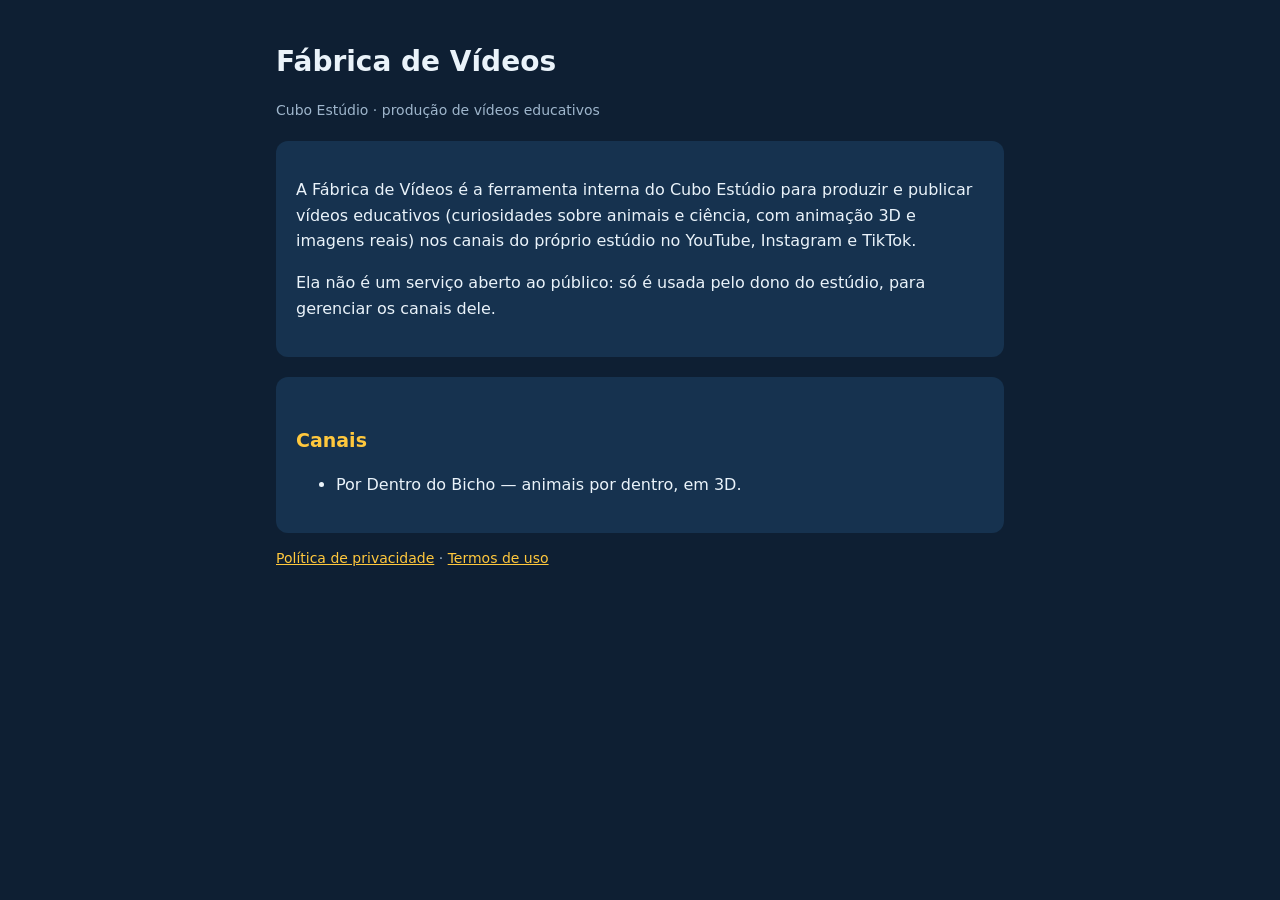
<file: index.html>
<!doctype html>
<html lang="pt-BR">
<head>
<meta charset="utf-8"><meta name="viewport" content="width=device-width, initial-scale=1">
<title>Fábrica de Vídeos</title>
<link rel="stylesheet" href="estilo.css">
</head>
<body><main>
<h1>Fábrica de Vídeos</h1>
<p class="fraco">Cubo Estúdio · produção de vídeos educativos</p>
<section>
<p>A Fábrica de Vídeos é a ferramenta interna do Cubo Estúdio para produzir e publicar vídeos educativos
(curiosidades sobre animais e ciência, com animação 3D e imagens reais) nos canais do próprio estúdio no
YouTube, Instagram e TikTok.</p>
<p>Ela não é um serviço aberto ao público: só é usada pelo dono do estúdio, para gerenciar os canais dele.</p>
</section>
<section>
<h2>Canais</h2>
<ul><li>Por Dentro do Bicho — animais por dentro, em 3D.</li></ul>
</section>
<p class="fraco"><a href="privacidade.html">Política de privacidade</a> · <a href="termos.html">Termos de uso</a></p>
</main></body>
</html>
</file>
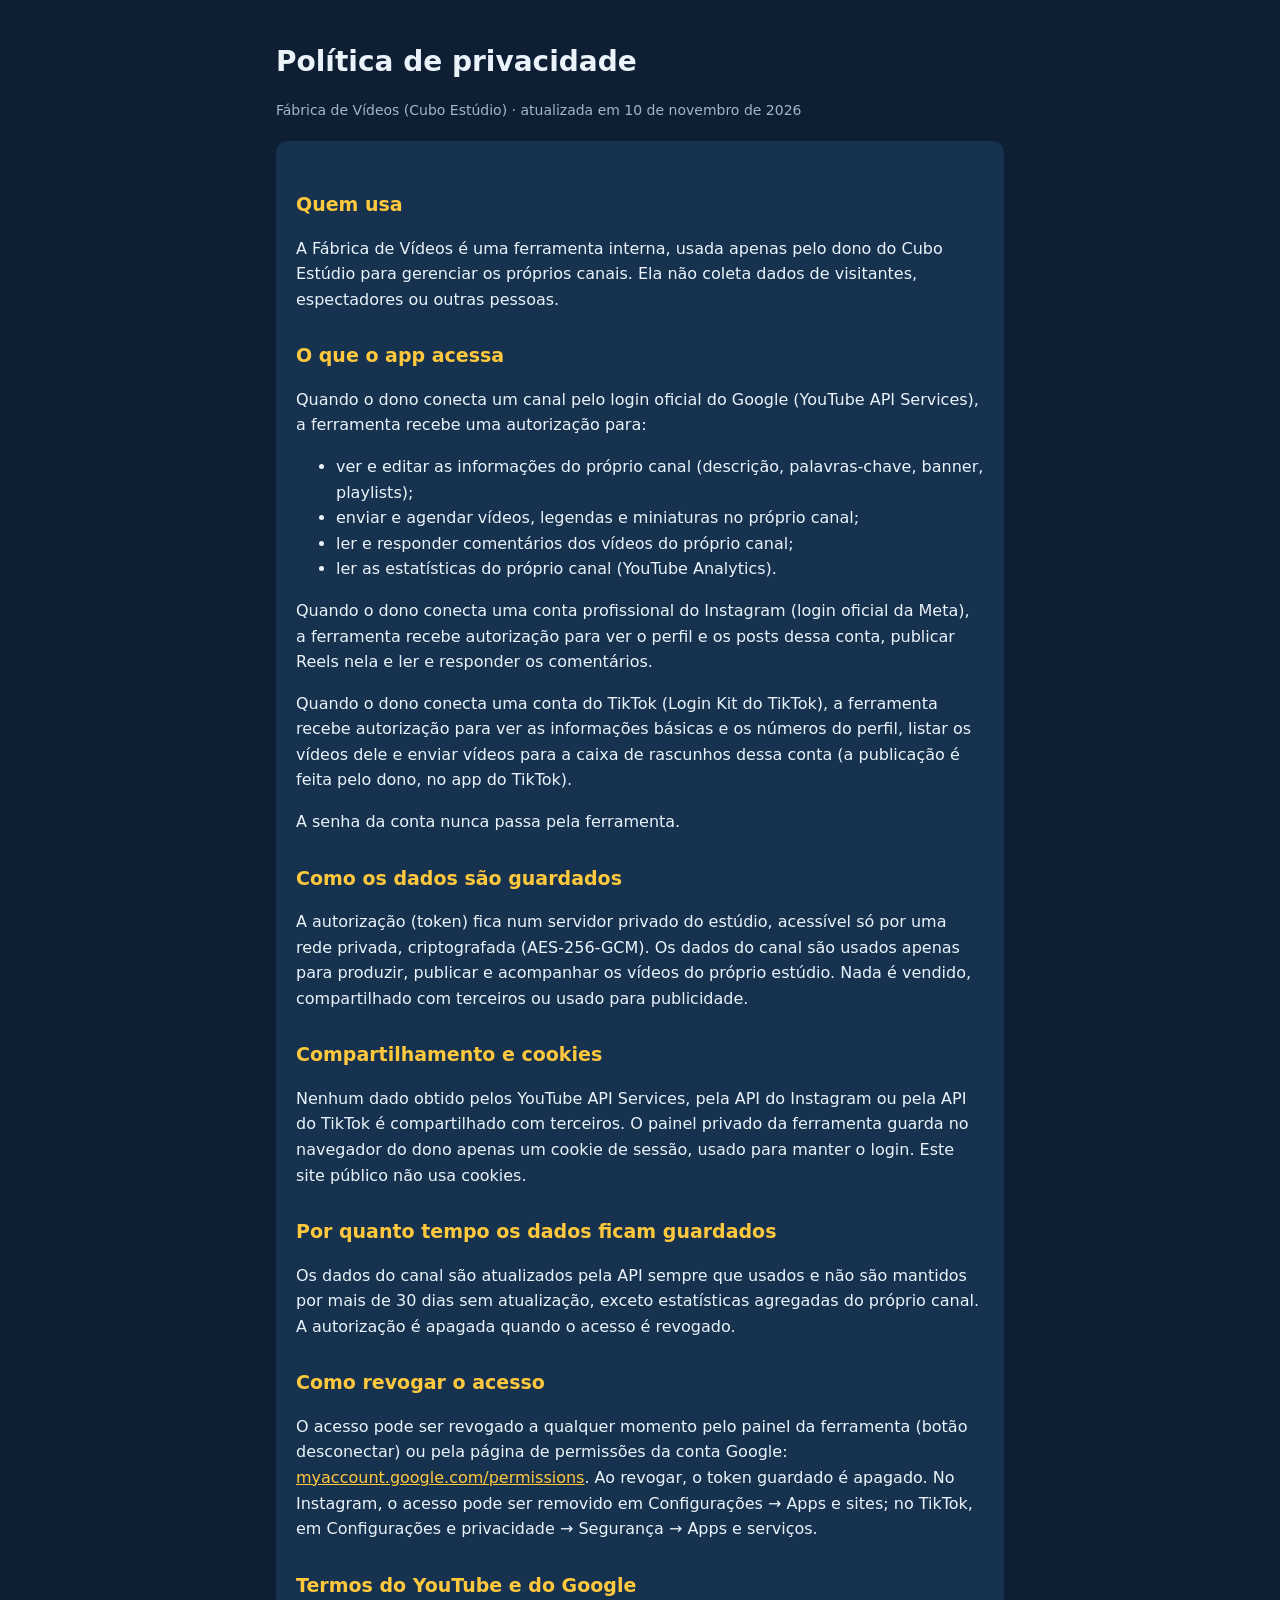
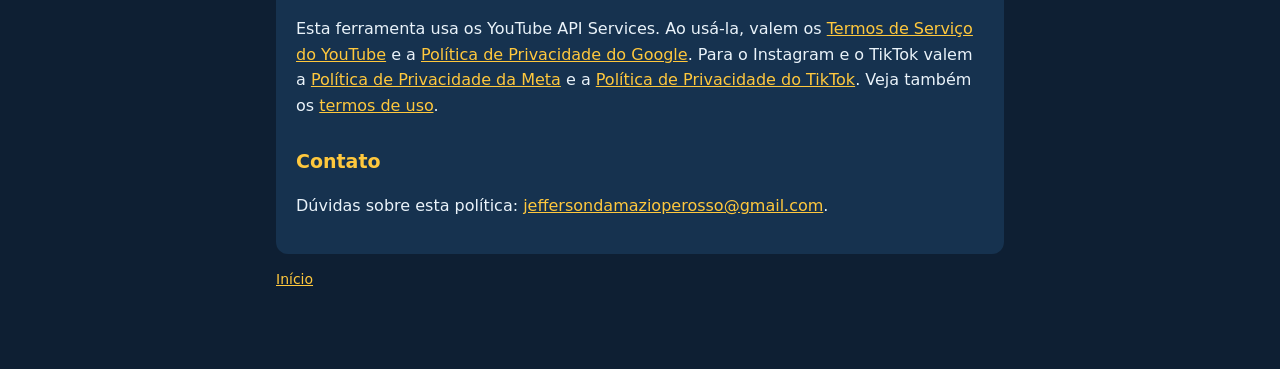
<file: privacidade.html>
<!doctype html>
<html lang="pt-BR">
<head>
<meta charset="utf-8"><meta name="viewport" content="width=device-width, initial-scale=1">
<title>Política de privacidade · Fábrica de Vídeos</title>
<link rel="stylesheet" href="estilo.css">
</head>
<body><main>
<h1>Política de privacidade</h1>
<p class="fraco">Fábrica de Vídeos (Cubo Estúdio) · atualizada em 10 de novembro de 2026</p>

<section>
<h2>Quem usa</h2>
<p>A Fábrica de Vídeos é uma ferramenta interna, usada apenas pelo dono do Cubo Estúdio para gerenciar os
próprios canais. Ela não coleta dados de visitantes, espectadores ou outras pessoas.</p>

<h2>O que o app acessa</h2>
<p>Quando o dono conecta um canal pelo login oficial do Google (YouTube API Services), a ferramenta recebe
uma autorização para:</p>
<ul>
<li>ver e editar as informações do próprio canal (descrição, palavras-chave, banner, playlists);</li>
<li>enviar e agendar vídeos, legendas e miniaturas no próprio canal;</li>
<li>ler e responder comentários dos vídeos do próprio canal;</li>
<li>ler as estatísticas do próprio canal (YouTube Analytics).</li>
</ul>
<p>Quando o dono conecta uma conta profissional do Instagram (login oficial da Meta), a ferramenta recebe
autorização para ver o perfil e os posts dessa conta, publicar Reels nela e ler e responder os comentários.</p>
<p>Quando o dono conecta uma conta do TikTok (Login Kit do TikTok), a ferramenta recebe autorização para ver
as informações básicas e os números do perfil, listar os vídeos dele e enviar vídeos para a caixa de rascunhos
dessa conta (a publicação é feita pelo dono, no app do TikTok).</p>
<p>A senha da conta nunca passa pela ferramenta.</p>

<h2>Como os dados são guardados</h2>
<p>A autorização (token) fica num servidor privado do estúdio, acessível só por uma rede privada,
criptografada (AES-256-GCM). Os dados do canal são usados apenas para produzir, publicar e acompanhar os
vídeos do próprio estúdio. Nada é vendido, compartilhado com terceiros ou usado para publicidade.</p>

<h2>Compartilhamento e cookies</h2>
<p>Nenhum dado obtido pelos YouTube API Services, pela API do Instagram ou pela API do TikTok é compartilhado com terceiros. O painel privado da ferramenta
guarda no navegador do dono apenas um cookie de sessão, usado para manter o login. Este site público não usa cookies.</p>

<h2>Por quanto tempo os dados ficam guardados</h2>
<p>Os dados do canal são atualizados pela API sempre que usados e não são mantidos por mais de 30 dias sem
atualização, exceto estatísticas agregadas do próprio canal. A autorização é apagada quando o acesso é revogado.</p>

<h2>Como revogar o acesso</h2>
<p>O acesso pode ser revogado a qualquer momento pelo painel da ferramenta (botão desconectar) ou pela
página de permissões da conta Google:
<a href="https://myaccount.google.com/permissions">myaccount.google.com/permissions</a>.
Ao revogar, o token guardado é apagado. No Instagram, o acesso pode ser removido em Configurações → Apps e sites;
no TikTok, em Configurações e privacidade → Segurança → Apps e serviços.</p>

<h2>Termos do YouTube e do Google</h2>
<p>Esta ferramenta usa os YouTube API Services. Ao usá-la, valem os
<a href="https://www.youtube.com/t/terms">Termos de Serviço do YouTube</a> e a
<a href="https://policies.google.com/privacy">Política de Privacidade do Google</a>.
Para o Instagram e o TikTok valem a <a href="https://privacycenter.instagram.com/policy">Política de Privacidade da Meta</a>
e a <a href="https://www.tiktok.com/legal/privacy-policy">Política de Privacidade do TikTok</a>.
Veja também os <a href="termos.html">termos de uso</a>.</p>

<h2>Contato</h2>
<p>Dúvidas sobre esta política: <a href="mailto:jeffersondamazioperosso@gmail.com">jeffersondamazioperosso@gmail.com</a>.</p>
</section>
<p class="fraco"><a href="index.html">Início</a></p>
</main></body>
</html>
</file>
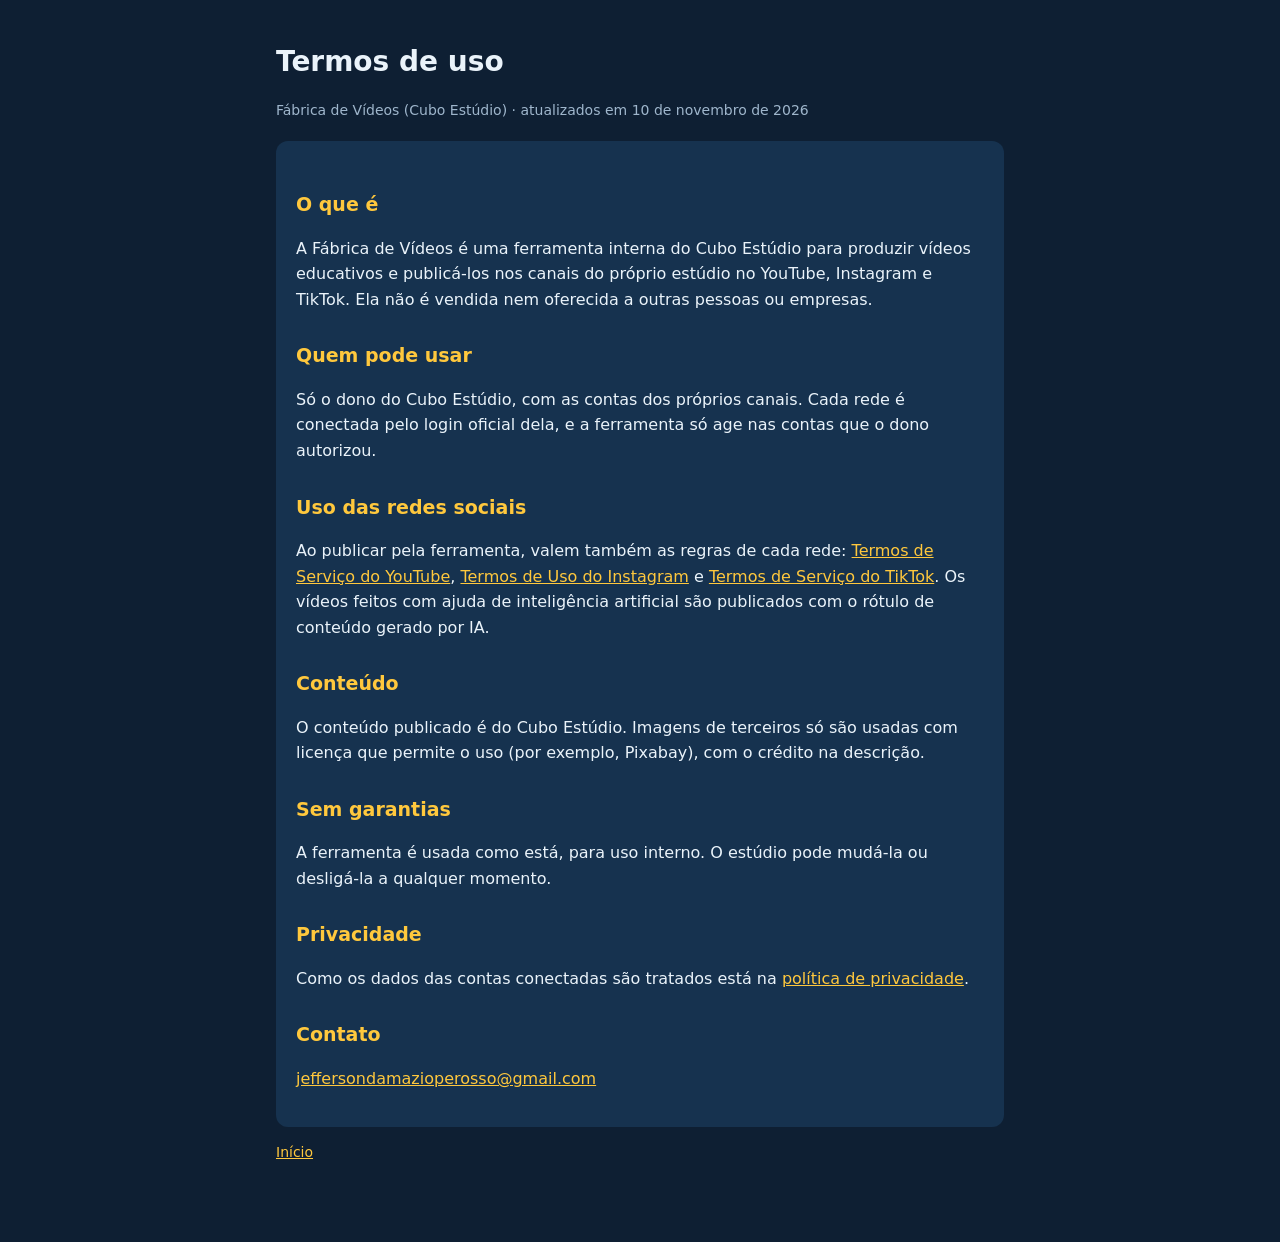
<file: termos.html>
<!doctype html>
<html lang="pt-BR">
<head>
<meta charset="utf-8"><meta name="viewport" content="width=device-width, initial-scale=1">
<title>Termos de uso · Fábrica de Vídeos</title>
<link rel="stylesheet" href="estilo.css">
</head>
<body><main>
<h1>Termos de uso</h1>
<p class="fraco">Fábrica de Vídeos (Cubo Estúdio) · atualizados em 10 de novembro de 2026</p>

<section>
<h2>O que é</h2>
<p>A Fábrica de Vídeos é uma ferramenta interna do Cubo Estúdio para produzir vídeos educativos e publicá-los
nos canais do próprio estúdio no YouTube, Instagram e TikTok. Ela não é vendida nem oferecida a outras pessoas
ou empresas.</p>

<h2>Quem pode usar</h2>
<p>Só o dono do Cubo Estúdio, com as contas dos próprios canais. Cada rede é conectada pelo login oficial dela,
e a ferramenta só age nas contas que o dono autorizou.</p>

<h2>Uso das redes sociais</h2>
<p>Ao publicar pela ferramenta, valem também as regras de cada rede:
<a href="https://www.youtube.com/t/terms">Termos de Serviço do YouTube</a>,
<a href="https://help.instagram.com/581066165581870">Termos de Uso do Instagram</a> e
<a href="https://www.tiktok.com/legal/terms-of-service">Termos de Serviço do TikTok</a>.
Os vídeos feitos com ajuda de inteligência artificial são publicados com o rótulo de conteúdo gerado por IA.</p>

<h2>Conteúdo</h2>
<p>O conteúdo publicado é do Cubo Estúdio. Imagens de terceiros só são usadas com licença que permite o uso
(por exemplo, Pixabay), com o crédito na descrição.</p>

<h2>Sem garantias</h2>
<p>A ferramenta é usada como está, para uso interno. O estúdio pode mudá-la ou desligá-la a qualquer momento.</p>

<h2>Privacidade</h2>
<p>Como os dados das contas conectadas são tratados está na <a href="privacidade.html">política de privacidade</a>.</p>

<h2>Contato</h2>
<p><a href="mailto:jeffersondamazioperosso@gmail.com">jeffersondamazioperosso@gmail.com</a></p>
</section>
<p class="fraco"><a href="index.html">Início</a></p>
</main></body>
</html>
</file>
<file: estilo.css>
:root { --fundo: #0E1F33; --card: #16324F; --texto: #EAF3FA; --fraco: #9FB6CC; --amarelo: #FFC83D; }
* { box-sizing: border-box; }
body { margin: 0; background: var(--fundo); color: var(--texto); font: 16px/1.6 system-ui, -apple-system, "Segoe UI", sans-serif; }
main { max-width: 760px; margin: 0 auto; padding: 40px 16px 64px; }
h1 { font-size: 28px; margin: 0 0 4px; } h2 { font-size: 19px; margin: 28px 0 8px; color: var(--amarelo); }
p, li { color: var(--texto); } .fraco { color: var(--fraco); font-size: 14px; }
a { color: var(--amarelo); } section { background: var(--card); border-radius: 12px; padding: 20px; margin-top: 20px; }
</file>
